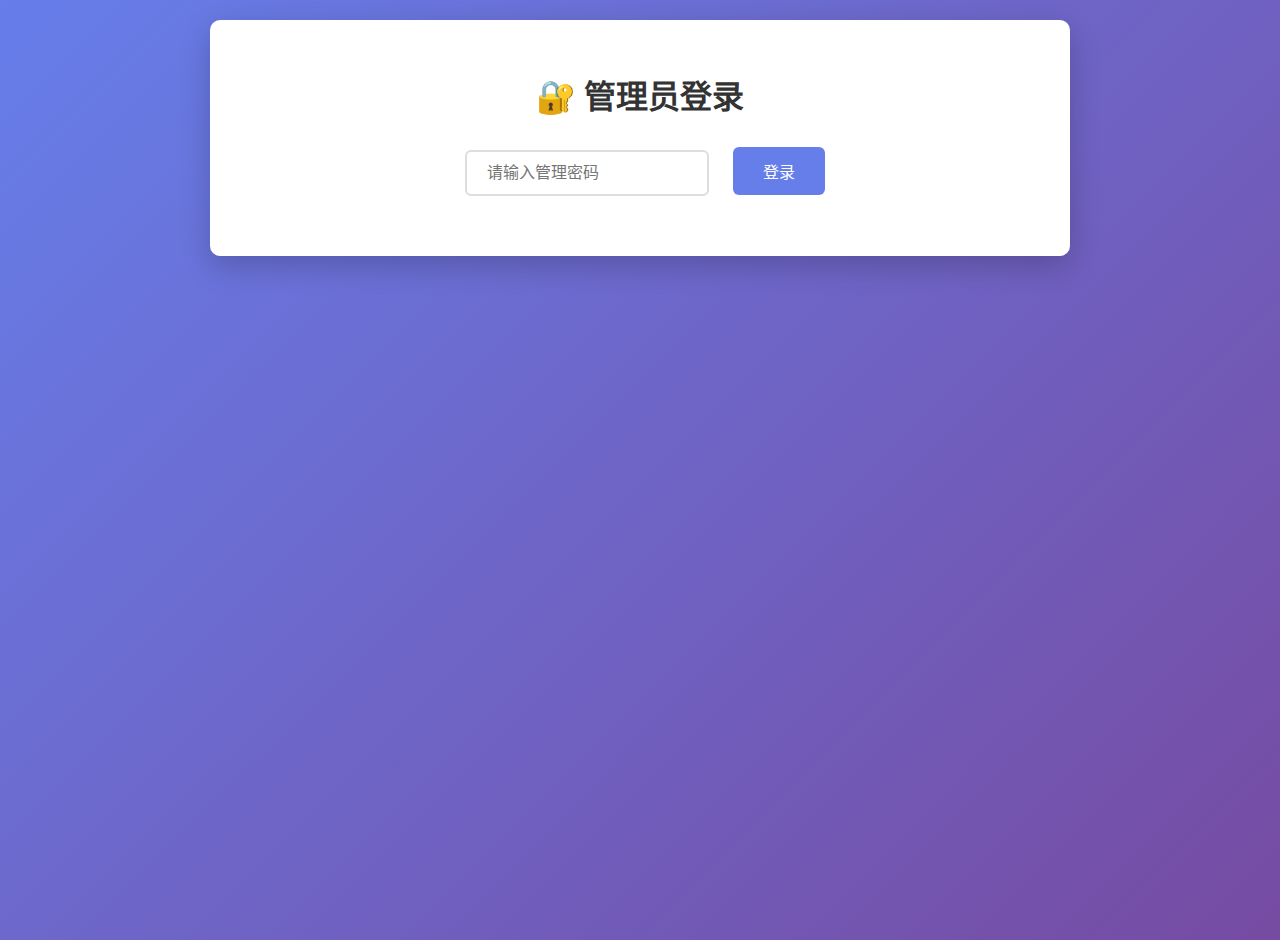
<file: admin.html>
<!DOCTYPE html>
<html lang="zh-CN">
<head>
    <meta charset="utf-8">
    <meta name="viewport" content="width=device-width, initial-scale=1.0">
    <title>家教单管理系统</title>
    <style>
        body {
            font-family: -apple-system, BlinkMacSystemFont, 'Segoe UI', Roboto, sans-serif;
            background: linear-gradient(135deg, #667eea 0%, #764ba2 100%);
            margin: 0;
            padding: 20px;
            min-height: 100vh;
        }
        
        .container {
            max-width: 800px;
            margin: 0 auto;
            background: white;
            border-radius: 10px;
            padding: 30px;
            box-shadow: 0 10px 30px rgba(0,0,0,0.2);
        }
        
        .login-form {
            text-align: center;
            margin-bottom: 30px;
        }
        
        .login-form input {
            padding: 12px 20px;
            border: 2px solid #ddd;
            border-radius: 6px;
            margin: 0 10px;
            font-size: 16px;
            width: 200px;
        }
        
        .login-form button {
            background: #667eea;
            color: white;
            border: none;
            padding: 12px 30px;
            border-radius: 6px;
            font-size: 16px;
            cursor: pointer;
            margin-left: 10px;
        }
        
        .login-form button:hover {
            background: #5a6fd8;
        }
        
        .admin-panel {
            display: none;
        }
        
        .admin-panel.active {
            display: block;
        }
        
        h1 {
            color: #333;
            text-align: center;
            margin-bottom: 30px;
        }
        
        .form-group {
            margin-bottom: 20px;
        }
        
        label {
            display: block;
            font-weight: 600;
            margin-bottom: 8px;
            color: #555;
        }
        
        textarea {
            width: 100%;
            min-height: 400px;
            padding: 15px;
            border: 2px solid #ddd;
            border-radius: 6px;
            font-family: monospace;
            font-size: 14px;
            line-height: 1.5;
            resize: vertical;
        }
        
        textarea:focus {
            border-color: #667eea;
            outline: none;
            box-shadow: 0 0 0 3px rgba(102, 126, 234, 0.1);
        }
        
        .button-group {
            display: flex;
            gap: 15px;
            margin-top: 20px;
        }
        
        button {
            padding: 12px 24px;
            border: none;
            border-radius: 6px;
            font-size: 16px;
            cursor: pointer;
            transition: all 0.3s ease;
        }
        
        .btn-primary {
            background: #667eea;
            color: white;
            flex: 1;
        }
        
        .btn-primary:hover {
            background: #5a6fd8;
            transform: translateY(-2px);
        }
        
        .btn-secondary {
            background: #6c757d;
            color: white;
            flex: 1;
        }
        
        .btn-secondary:hover {
            background: #5a6169;
        }
        
        .btn-success {
            background: #28a745;
            color: white;
            flex: 1;
        }
        
        .btn-success:hover {
            background: #218838;
        }
        
        .preview-section {
            margin-top: 30px;
            padding: 20px;
            background: #f8f9fa;
            border-radius: 6px;
            border-left: 4px solid #667eea;
        }
        
        .preview-section h3 {
            margin-top: 0;
            color: #333;
        }
        
        .order-preview {
            background: white;
            padding: 15px;
            border-radius: 6px;
            margin: 10px 0;
            border: 1px solid #ddd;
            font-size: 14px;
        }
        
        .status-message {
            padding: 12px;
            border-radius: 6px;
            margin: 15px 0;
            text-align: center;
            font-weight: 600;
        }
        
        .status-success {
            background: #d4edda;
            color: #155724;
            border: 1px solid #c3e6cb;
        }
        
        .status-error {
            background: #f8d7da;
            color: #721c24;
            border: 1px solid #f5c6cb;
        }
        
        .status-info {
            background: #d1ecf1;
            color: #0c5460;
            border: 1px solid #bee5eb;
        }
        
        .help-text {
            background: #fff3cd;
            padding: 15px;
            border-radius: 6px;
            border-left: 4px solid #ffc107;
            margin-bottom: 20px;
            font-size: 14px;
            line-height: 1.6;
        }
        
        .stats {
            display: grid;
            grid-template-columns: repeat(auto-fit, minmax(200px, 1fr));
            gap: 15px;
            margin: 20px 0;
        }
        
        .stat-card {
            background: #667eea;
            color: white;
            padding: 20px;
            border-radius: 6px;
            text-align: center;
        }
        
        .stat-number {
            font-size: 24px;
            font-weight: bold;
            margin-bottom: 5px;
        }
        
        .stat-label {
            font-size: 14px;
            opacity: 0.9;
        }
    </style>
</head>
<body>
    <div class="container">
        <!-- 登录表单 -->
        <div class="login-form" id="loginForm">
            <h1>🔐 管理员登录</h1>
            <input type="password" id="adminPassword" placeholder="请输入管理密码" />
            <button onclick="login()">登录</button>
        </div>
        
        <!-- 管理面板 -->
        <div class="admin-panel" id="adminPanel">
            <h1>📋 家教单管理系统</h1>
            
            <div class="stats" id="statsContainer">
                <div class="stat-card">
                    <div class="stat-number" id="totalOrders">0</div>
                    <div class="stat-label">总订单数</div>
                </div>
                <div class="stat-card">
                    <div class="stat-number" id="lastUpdate">未更新</div>
                    <div class="stat-label">最后更新</div>
                </div>
            </div>
            
            <div class="help-text">
                <strong>📌 使用说明：</strong><br>
                1. 将家教单数据复制粘贴到下方文本框中<br>
                2. 每个订单之间用空行分隔<br>
                3. 点击"解析预览"检查数据格式<br>
                4. 确认无误后点击"更新网站数据"<br>
                5. <strong>🎉 网站将立即实时更新，无需下载文件！</strong>
            </div>
            
            <div class="form-group">
                <label for="orderData">粘贴家教单数据：</label>
                <textarea id="orderData" placeholder="请将家教单数据粘贴到这里...

示例格式：
暑假单
【订单：25071206x】
家长称呼：
孩子年级：准高二
科目：数学
成绩：50-70
孩子性别：男
课酬：300/时 600/次
老师性别：不限
对老师的要求：专职老师
次数：待定
辅导时间：暑假7、8月上课，每次课两小时（周二下午试课）
上门地址：南山区12号线中山公园A出口

【订单：25071205a】
家长称呼：李先生
..."></textarea>
            </div>
            
            <div class="button-group">
                <button class="btn-secondary" onclick="clearData()">清空数据</button>
                <button class="btn-primary" onclick="parseData()">解析预览</button>
                <button class="btn-success" onclick="updateWebsite()">更新网站数据</button>
            </div>
            
            <div id="statusMessage"></div>
            
            <div class="preview-section" id="previewSection" style="display: none;">
                <h3>📋 解析结果预览</h3>
                <div id="previewContainer"></div>
            </div>
        </div>
    </div>

    <script>
        // 管理员密码 (可以修改)
        const ADMIN_PASSWORD = 'mdjj2024';
        
        let parsedOrders = [];
        
        // 登录验证
        function login() {
            const password = document.getElementById('adminPassword').value;
            if (password === ADMIN_PASSWORD) {
                document.getElementById('loginForm').style.display = 'none';
                document.getElementById('adminPanel').classList.add('active');
                loadStats();
            } else {
                alert('密码错误！');
            }
        }
        
        // 加载统计信息
        function loadStats() {
            const currentData = localStorage.getItem('tutorOrders');
            const orders = currentData ? JSON.parse(currentData) : [];
            const lastUpdate = localStorage.getItem('lastUpdate') || '未更新';
            
            document.getElementById('totalOrders').textContent = orders.length;
            document.getElementById('lastUpdate').textContent = lastUpdate;
        }
        
        // 清空数据
        function clearData() {
            document.getElementById('orderData').value = '';
            document.getElementById('previewSection').style.display = 'none';
            showMessage('数据已清空', 'info');
        }
        
        // 解析数据
        function parseData() {
            const rawData = document.getElementById('orderData').value.trim();
            if (!rawData) {
                showMessage('请先输入家教单数据', 'error');
                return;
            }
            
            try {
                parsedOrders = parseOrderData(rawData);
                if (parsedOrders.length > 0) {
                    showPreview(parsedOrders);
                    showMessage(`成功解析 ${parsedOrders.length} 个订单`, 'success');
                } else {
                    showMessage('未能解析到有效订单数据，请检查格式', 'error');
                }
            } catch (error) {
                showMessage('解析失败：' + error.message, 'error');
            }
        }
        
        // 解析订单数据
        function parseOrderData(rawData) {
            const orders = [];
            const blocks = rawData.split(/\n\s*\n/).filter(block => block.trim());
            
            for (const block of blocks) {
                const lines = block.split('\n').map(line => line.trim()).filter(line => line);
                const order = {};
                
                // 解析每一行
                for (const line of lines) {
                    if (line.includes('【订单：') && line.includes('】')) {
                        order.id = line.match(/【订单：(.+?)】/)?.[1] || '';
                    } else if (line.startsWith('家长称呼：')) {
                        order.parentName = line.replace('家长称呼：', '').trim();
                    } else if (line.startsWith('孩子年级：')) {
                        let grade = line.replace('孩子年级：', '').trim();
                        if (grade.startsWith('准')) {
                            grade = grade.substring(1);
                        }
                        order.grade = grade;
                    } else if (line.startsWith('科目：')) {
                        order.subject = line.replace('科目：', '').trim();
                    } else if (line.startsWith('成绩：')) {
                        order.score = line.replace('成绩：', '').trim();
                    } else if (line.startsWith('孩子性别：')) {
                        order.studentGender = line.replace('孩子性别：', '').trim();
                    } else if (line.startsWith('课酬：')) {
                        order.salary = line.replace('课酬：', '').trim();
                    } else if (line.startsWith('老师性别：')) {
                        order.teacherGender = line.replace('老师性别：', '').trim();
                    } else if (line.startsWith('对老师的要求：')) {
                        order.requirements = line.replace('对老师的要求：', '').trim();
                    } else if (line.startsWith('次数：')) {
                        order.frequency = line.replace('次数：', '').trim();
                    } else if (line.startsWith('辅导时间：')) {
                        order.time = line.replace('辅导时间：', '').trim();
                    } else if (line.startsWith('上门地址：')) {
                        order.address = line.replace('上门地址：', '').trim();
                        // 自动识别地区
                        order.region = extractRegion(order.address);
                    }
                }
                
                // 新增：根据年级自动分类
                order.gradeCategory = autoClassifyGrade(order.grade || '');

                // 新增：根据要求自动分类老师类型
                order.teacherType = [];
                const reqText = order.requirements || '';
                if (/大学生|大学|研究生/.test(reqText)) {
                    order.teacherType.push('大学生');
                }
                if (/专职|在校|机构/.test(reqText)) {
                    order.teacherType.push('专职老师');
                }

                // 自动分类
                order.category = autoClassify(order);
                
                if (order.id) {
                    orders.push(order);
                }
            }
            
            return orders;
        }
        
        // 提取地区信息
        function extractRegion(address) {
            const regions = ['福田区', '罗湖区', '盐田区', '南山区', '宝安区', '龙岗区', '龙华区', '坪山区', '光明区', '大鹏新区'];
            for (const region of regions) {
                if (address.includes(region)) {
                    return region;
                }
            }
            return '其他大亚湾区';
        }

        // 新增：自动分类年级
        function autoClassifyGrade(grade) {
            if (/幼儿园|幼儿|大班|中班|小班/.test(grade)) return '幼儿';
            if (/一年级|二年级|三年级|四年级|五年级|六年级|小学|1年级|2年级|3年级|4年级|5年级|6年级/.test(grade)) return '小学';
            if (/初中|初一|八年级|九年级|初二|初三|准初二|准初三|7年级|8年级|9年级/.test(grade)) return '初中';
            if (/高中|高一|高二|高三|十年级|准高一|准高二|准高三/.test(grade)) return '高中';
            if (/大学生|成人|成年人/.test(grade)) return '成人';
            return ''; // 默认无分类
        }
        
        // 自动分类
        function autoClassify(order) {
            const categories = [];
            
            // 基础分类
            categories.push('latest');
            
            // 根据课酬判断高价单
            if (order.salary && (order.salary.includes('300') || order.salary.includes('350') || order.salary.includes('400'))) {
                categories.push('high-price');
            }
            
            // 根据时间判断类型
            if (order.time) {
                if (order.time.includes('暑假') || order.time.includes('寒假')) {
                    categories.push('summer');
                }
                if (order.time.includes('周末') || order.time.includes('周六') || order.time.includes('周日')) {
                    categories.push('weekend');
                }
                if (order.time.includes('晚上') || order.time.includes('晚')) {
                    categories.push('evening');
                }
                if (order.time.includes('周一') && order.time.includes('周五')) {
                    categories.push('daily');
                }
            }
            
            // 根据要求判断加急单
            if (order.requirements && (order.requirements.includes('急') || order.requirements.includes('马上'))) {
                categories.push('urgent');
            }
            
            return categories;
        }
        
        // 显示预览
        function showPreview(orders) {
            const container = document.getElementById('previewContainer');
            container.innerHTML = '';
            
            orders.forEach((order, index) => {
                const preview = document.createElement('div');
                preview.className = 'order-preview';
                preview.innerHTML = `
                    <strong>订单 ${index + 1}：${order.id}</strong><br>
                    年级：${order.grade || '未填写'} | 科目：${order.subject || '未填写'} | 课酬：${order.salary || '未填写'}<br>
                    地区：${order.region || '未识别'} | 分类：${order.category.join(', ')}
                `;
                container.appendChild(preview);
            });
            
            document.getElementById('previewSection').style.display = 'block';
        }
        
        // 更新网站数据
        function updateWebsite() {
            if (parsedOrders.length === 0) {
                showMessage('请先解析数据', 'error');
                return;
            }
            
            try {
                // 保存到 localStorage
                localStorage.setItem('tutorOrders', JSON.stringify(parsedOrders));
                localStorage.setItem('lastUpdate', new Date().toLocaleString('zh-CN'));
                
                // 触发主页面实时更新
                triggerMainPageUpdate();
                
                showMessage(`✅ 成功更新 ${parsedOrders.length} 个订单到网站！网站数据已实时更新`, 'success');
                loadStats();
                
                // 3秒后可选择跳转到主页
                setTimeout(() => {
                    if (confirm('数据更新成功！是否跳转到主页查看效果？')) {
                        window.open('./index.html', '_blank');
                    }
                }, 1000);
                
            } catch (error) {
                showMessage('更新失败：' + error.message, 'error');
            }
        }
        
        // 触发主页面更新
        function triggerMainPageUpdate() {
            // 方法1: 触发storage事件（如果在同一个浏览器标签页中）
            window.dispatchEvent(new StorageEvent('storage', {
                key: 'tutorOrders',
                newValue: localStorage.getItem('tutorOrders'),
                url: window.location.href
            }));
            
            // 方法2: 使用BroadcastChannel API（现代浏览器）
            if (typeof BroadcastChannel !== 'undefined') {
                const channel = new BroadcastChannel('tutor-orders-update');
                channel.postMessage({
                    type: 'data-updated',
                    count: parsedOrders.length,
                    timestamp: new Date().toISOString()
                });
                channel.close();
            }
            
            // 方法3: 使用postMessage（如果页面在iframe中）
            if (window.parent !== window) {
                window.parent.postMessage({
                    type: 'tutor-orders-updated',
                    count: parsedOrders.length
                }, '*');
            }
        }
        
        // 更新主网站数据
        function updateMainSiteData(orders) {
            // 由于是静态网站，我们通过修改 script.js 的方式来更新数据
            const jsContent = generateUpdatedJavaScript(orders);
            
            // 创建下载链接让用户下载更新后的 script.js
            const blob = new Blob([jsContent], { type: 'text/javascript' });
            const url = URL.createObjectURL(blob);
            const a = document.createElement('a');
            a.href = url;
            a.download = 'script.js';
            a.style.display = 'none';
            document.body.appendChild(a);
            a.click();
            document.body.removeChild(a);
            URL.revokeObjectURL(url);
        }
        
        // 生成更新后的JavaScript代码
        function generateUpdatedJavaScript(orders) {
            const orderDataString = JSON.stringify(orders, null, 4);
            
            return `// 家教订单数据 - 由管理系统自动生成于 ${new Date().toLocaleString('zh-CN')}
const orderData = ${orderDataString};

// 全局变量
let filteredData = orderData;
let currentCategory = 'all';

// DOM元素
const orderList = document.getElementById('orderList');
const regionFilter = document.getElementById('regionFilter');
const gradeFilter = document.getElementById('gradeFilter');
const subjectFilter = document.getElementById('subjectFilter');
const orderSearch = document.getElementById('orderSearch');
const tabBtns = document.querySelectorAll('.tab-btn');

// 初始化
document.addEventListener('DOMContentLoaded', function() {
    renderOrders(orderData);
    bindEvents();
});

// 绑定事件
function bindEvents() {
    // 筛选器事件
    regionFilter.addEventListener('change', filterOrders);
    gradeFilter.addEventListener('change', filterOrders);
    subjectFilter.addEventListener('change', filterOrders);
    orderSearch.addEventListener('input', filterOrders);
    
    // 分类标签事件
    tabBtns.forEach(btn => {
        btn.addEventListener('click', function() {
            // 更新活跃状态
            tabBtns.forEach(b => b.classList.remove('active'));
            this.classList.add('active');
            
            currentCategory = this.dataset.category;
            filterOrders();
        });
    });
}

// 渲染订单列表
function renderOrders(orders) {
    if (!orders || orders.length === 0) {
        orderList.innerHTML = '<div class="empty-state">暂无符合条件的订单</div>';
        return;
    }
    
    const ordersHtml = orders.map(order => createOrderCard(order)).join('');
    orderList.innerHTML = ordersHtml;
    
    // 绑定复制按钮事件
    bindCopyEvents();
}

// 创建订单卡片
function createOrderCard(order) {
    const tags = getOrderTags(order);
    
    return \`
        <div class="order-card" data-id="\${order.id}">
            <div class="order-header">
                <div class="order-id">
                    【订单：\${order.id}】
                    \${tags}
                </div>
                <button class="copy-btn" data-copy="\${order.id}">复制本单</button>
            </div>
            
            <div class="order-content">
                <div class="order-item">
                    <span class="order-label">家长称呼：</span>
                    <span class="order-value">\${order.parentName || '未填写'}</span>
                </div>
                
                <div class="order-item">
                    <span class="order-label">孩子年级：</span>
                    <span class="order-value">\${order.grade}</span>
                </div>
                
                <div class="order-item">
                    <span class="order-label">科目：</span>
                    <span class="order-value">\${order.subject}</span>
                </div>
                
                <div class="order-item">
                    <span class="order-label">成绩：</span>
                    <span class="order-value">\${order.score}</span>
                </div>
                
                <div class="order-item">
                    <span class="order-label">孩子性别：</span>
                    <span class="order-value">\${order.studentGender}</span>
                </div>
                
                <div class="order-item">
                    <span class="order-label">课酬：</span>
                    <span class="order-value order-salary">\${order.salary}</span>
                </div>
                
                <div class="order-item">
                    <span class="order-label">老师性别：</span>
                    <span class="order-value">\${order.teacherGender}</span>
                </div>
                
                <div class="order-item">
                    <span class="order-label">次数：</span>
                    <span class="order-value">\${order.frequency}</span>
                </div>
                
                <div class="order-address">
                    <div class="order-item">
                        <span class="order-label">上门地址：</span>
                        <span class="order-value">\${order.address}</span>
                        <button class="copy-address" data-copy-address="\${order.address}">复制地址</button>
                    </div>
                </div>
                
                <div class="order-item">
                    <span class="order-label">辅导时间：</span>
                    <span class="order-value">\${order.time}</span>
                </div>
                
                <div class="order-requirements">
                    <strong>对老师的要求：</strong>\${order.requirements}
                </div>
            </div>
        </div>
    \`;
}

// 获取订单标签
function getOrderTags(order) {
    let tags = '';
    
    if (order.category.includes('urgent')) {
        tags += '<span class="order-tag urgent">加急</span>';
    }
    if (order.category.includes('high-price')) {
        tags += '<span class="order-tag high-price">高价</span>';
    }
    if (order.category.includes('summer')) {
        tags += '<span class="order-tag summer">暑假单</span>';
    }
    if (order.category.includes('weekend')) {
        tags += '<span class="order-tag weekend">周末</span>';
    }
    if (order.category.includes('evening')) {
        tags += '<span class="order-tag evening">晚上</span>';
    }
    if (order.category.includes('daily')) {
        tags += '<span class="order-tag daily">日常</span>';
    }
    
    return tags;
}

// 筛选订单
function filterOrders() {
    const region = regionFilter.value.toLowerCase();
    const grade = gradeFilter.value.toLowerCase();
    const subject = subjectFilter.value.toLowerCase();
    const searchTerm = orderSearch.value.toLowerCase();
    
    filteredData = orderData.filter(order => {
        // 地区筛选
        if (region && !order.region.toLowerCase().includes(region)) {
            return false;
        }
        
        // 年级筛选
        if (grade && !order.grade.toLowerCase().includes(grade)) {
            return false;
        }
        
        // 科目筛选
        if (subject && !order.subject.toLowerCase().includes(subject)) {
            return false;
        }
        
        // 搜索筛选
        if (searchTerm && !order.id.toLowerCase().includes(searchTerm)) {
            return false;
        }
        
        // 分类筛选
        if (currentCategory !== 'all' && !order.category.includes(currentCategory)) {
            return false;
        }
        
        return true;
    });
    
    renderOrders(filteredData);
}

// 绑定复制事件
function bindCopyEvents() {
    // 复制订单按钮
    const copyBtns = document.querySelectorAll('[data-copy]');
    copyBtns.forEach(btn => {
        btn.addEventListener('click', function() {
            const orderId = this.dataset.copy;
            const order = orderData.find(o => o.id === orderId);
            if (order) {
                const orderText = formatOrderForCopy(order);
                copyToClipboard(orderText, '订单信息已复制');
            }
        });
    });
    
    // 复制地址按钮
    const copyAddressBtns = document.querySelectorAll('[data-copy-address]');
    copyAddressBtns.forEach(btn => {
        btn.addEventListener('click', function() {
            const address = this.dataset.copyAddress;
            copyToClipboard(address, '地址已复制');
        });
    });
}

// 格式化订单用于复制
function formatOrderForCopy(order) {
    return \`【订单：\${order.id}】
家长称呼：\${order.parentName || ''}
孩子年级：\${order.grade}
科目：\${order.subject}
成绩：\${order.score}
孩子性别：\${order.studentGender}
课酬：\${order.salary}
老师性别：\${order.teacherGender}
对老师的要求：\${order.requirements}
次数：\${order.frequency}
辅导时间：\${order.time}
上门地址：\${order.address}\`;
}

// 复制到剪贴板
function copyToClipboard(text, message = '已复制') {
    if (navigator.clipboard && window.isSecureContext) {
        // 现代浏览器支持
        navigator.clipboard.writeText(text).then(() => {
            showCopySuccess(message);
        }).catch(() => {
            fallbackCopy(text, message);
        });
    } else {
        // 兼容旧浏览器
        fallbackCopy(text, message);
    }
}

// 兼容旧浏览器的复制方法
function fallbackCopy(text, message) {
    const textArea = document.createElement('textarea');
    textArea.value = text;
    textArea.style.position = 'fixed';
    textArea.style.left = '-999999px';
    textArea.style.top = '-999999px';
    document.body.appendChild(textArea);
    textArea.focus();
    textArea.select();
    
    try {
        document.execCommand('copy');
        showCopySuccess(message);
    } catch (err) {
        console.error('复制失败:', err);
        showCopySuccess('复制失败，请手动复制');
    }
    
    document.body.removeChild(textArea);
}

// 显示复制成功提示
function showCopySuccess(message) {
    // 移除已存在的提示
    const existingToast = document.querySelector('.copy-success');
    if (existingToast) {
        existingToast.remove();
    }
    
    // 创建新提示
    const toast = document.createElement('div');
    toast.className = 'copy-success';
    toast.textContent = message;
    document.body.appendChild(toast);
    
    // 2秒后自动移除
    setTimeout(() => {
        if (toast.parentNode) {
            toast.parentNode.removeChild(toast);
        }
    }, 2000);
}

// 搜索功能增强
function debounce(func, wait) {
    let timeout;
    return function executedFunction(...args) {
        const later = () => {
            clearTimeout(timeout);
            func(...args);
        };
        clearTimeout(timeout);
        timeout = setTimeout(later, wait);
    };
}

// 使用防抖优化搜索
orderSearch.addEventListener('input', debounce(filterOrders, 300));`;
        }
        
        // 显示状态消息
        function showMessage(message, type) {
            const container = document.getElementById('statusMessage');
            container.innerHTML = `<div class="status-message status-${type}">${message}</div>`;
            
            // 3秒后自动清除
            setTimeout(() => {
                container.innerHTML = '';
            }, 3000);
        }
        
        // 监听回车键登录
        document.getElementById('adminPassword').addEventListener('keypress', function(e) {
            if (e.key === 'Enter') {
                login();
            }
        });
    </script>
</body>
</html>
</file>
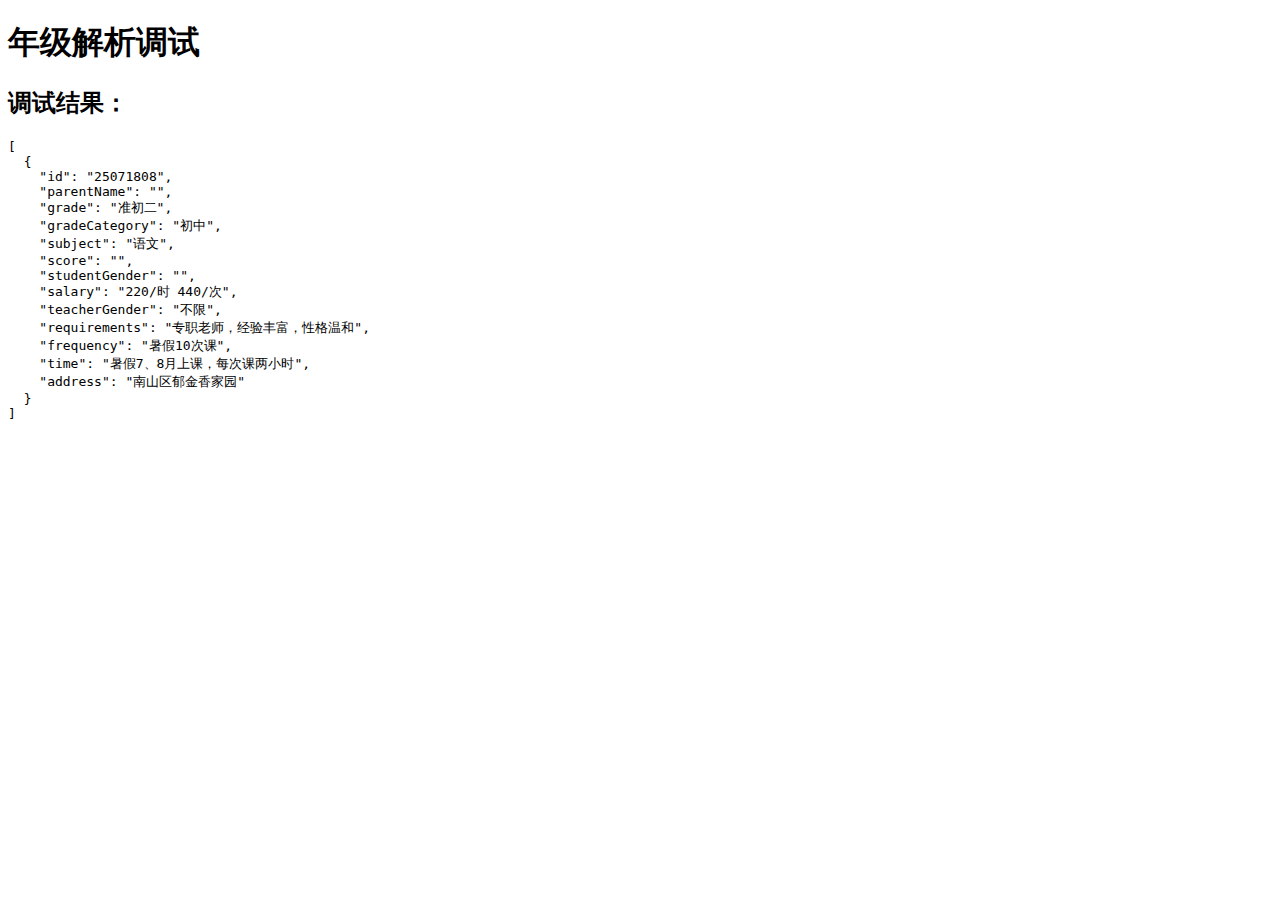
<file: debug.html>
<!DOCTYPE html>
<html>
<head>
    <title>Debug Grade Parsing</title>
</head>
<body>
    <h1>年级解析调试</h1>
    <div id="debug-result"></div>
    
    <script>
        // 复制github-helper.html的解析逻辑
        function autoClassifyGrade(grade) {
            if (/幼儿园|幼儿|大班|中班|小班/.test(grade)) return '幼儿';
            if (/一年级|二年级|三年级|四年级|五年级|六年级|小学|1年级|2年级|3年级|4年级|5年级|6年级/.test(grade)) return '小学';
            if (/初中|初一|八年级|九年级|初二|初三|准初二|准初三|7年级|8年级|9年级/.test(grade)) return '初中';
            if (/高中|高一|高二|高三|十年级|准高一|准高二|准高三/.test(grade)) return '高中';
            if (/大学生|成人|成年人/.test(grade)) return '成人';
            return ''; // 默认无分类
        }

        function parseOrderData(rawData) {
            const orders = [];
            const blocks = rawData.split(/\n\s*\n/).filter(block => block.trim());
            
            for (const block of blocks) {
                const lines = block.split('\n').map(line => line.trim()).filter(line => line);
                const order = {};
                
                for (const line of lines) {
                    if (line.includes('【订单：') && line.includes('】')) {
                        order.id = line.match(/【订单：(.+?)】/)?.[1] || '';
                    } else if (line.startsWith('家长称呼：')) {
                        order.parentName = line.replace('家长称呼：', '').trim();
                    } else if (line.startsWith('孩子年级：')) {
                        let grade = line.replace('孩子年级：', '').trim();
                        console.log('原始年级值:', grade);
                        order.grade = grade;
                        order.gradeCategory = autoClassifyGrade(grade);
                        console.log('解析后grade:', order.grade);
                        console.log('解析后gradeCategory:', order.gradeCategory);
                    } else if (line.startsWith('科目：')) {
                        order.subject = line.replace('科目：', '').trim();
                    } else if (line.startsWith('成绩：')) {
                        order.score = line.replace('成绩：', '').trim();
                    } else if (line.startsWith('孩子性别：')) {
                        order.studentGender = line.replace('孩子性别：', '').trim();
                    } else if (line.startsWith('课酬：')) {
                        order.salary = line.replace('课酬：', '').trim();
                    } else if (line.startsWith('老师性别：')) {
                        order.teacherGender = line.replace('老师性别：', '').trim();
                    } else if (line.startsWith('对老师的要求：')) {
                        order.requirements = line.replace('对老师的要求：', '').trim();
                    } else if (line.startsWith('次数：')) {
                        order.frequency = line.replace('次数：', '').trim();
                    } else if (line.startsWith('辅导时间：')) {
                        order.time = line.replace('辅导时间：', '').trim();
                    } else if (line.startsWith('上门地址：')) {
                        order.address = line.replace('上门地址：', '').trim();
                    }
                }
                
                if (order.id) {
                    orders.push(order);
                }
            }
            
            return orders;
        }

        // 测试数据
        const testData = `【订单：25071808】
家长称呼：
孩子年级：准初二
科目：语文
成绩：
孩子性别：
课酬：220/时 440/次
老师性别：不限
对老师的要求：专职老师，经验丰富，性格温和
次数：暑假10次课
辅导时间：暑假7、8月上课，每次课两小时
上门地址：南山区郁金香家园`;

        const result = parseOrderData(testData);
        
        document.getElementById('debug-result').innerHTML = 
            '<h2>调试结果：</h2>' +
            '<pre>' + JSON.stringify(result, null, 2) + '</pre>';
    </script>
</body>
</html>
</file>
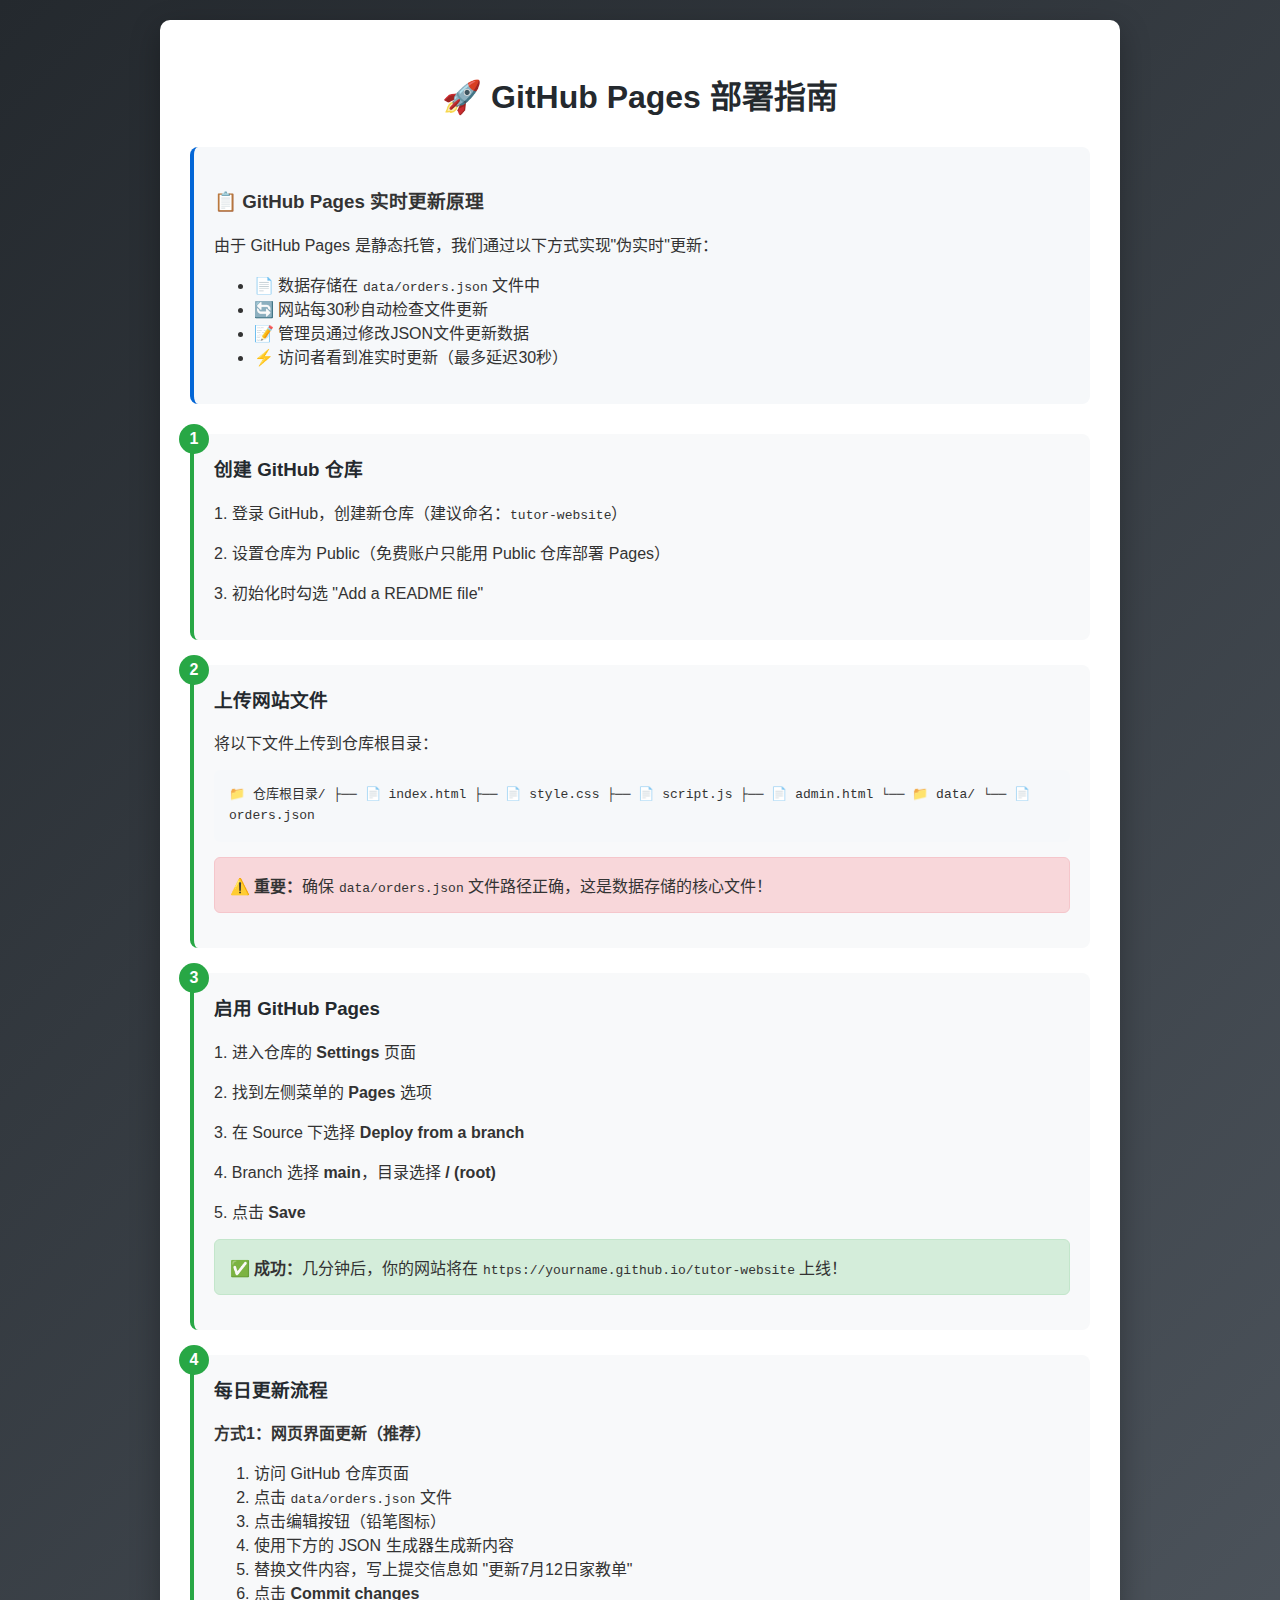
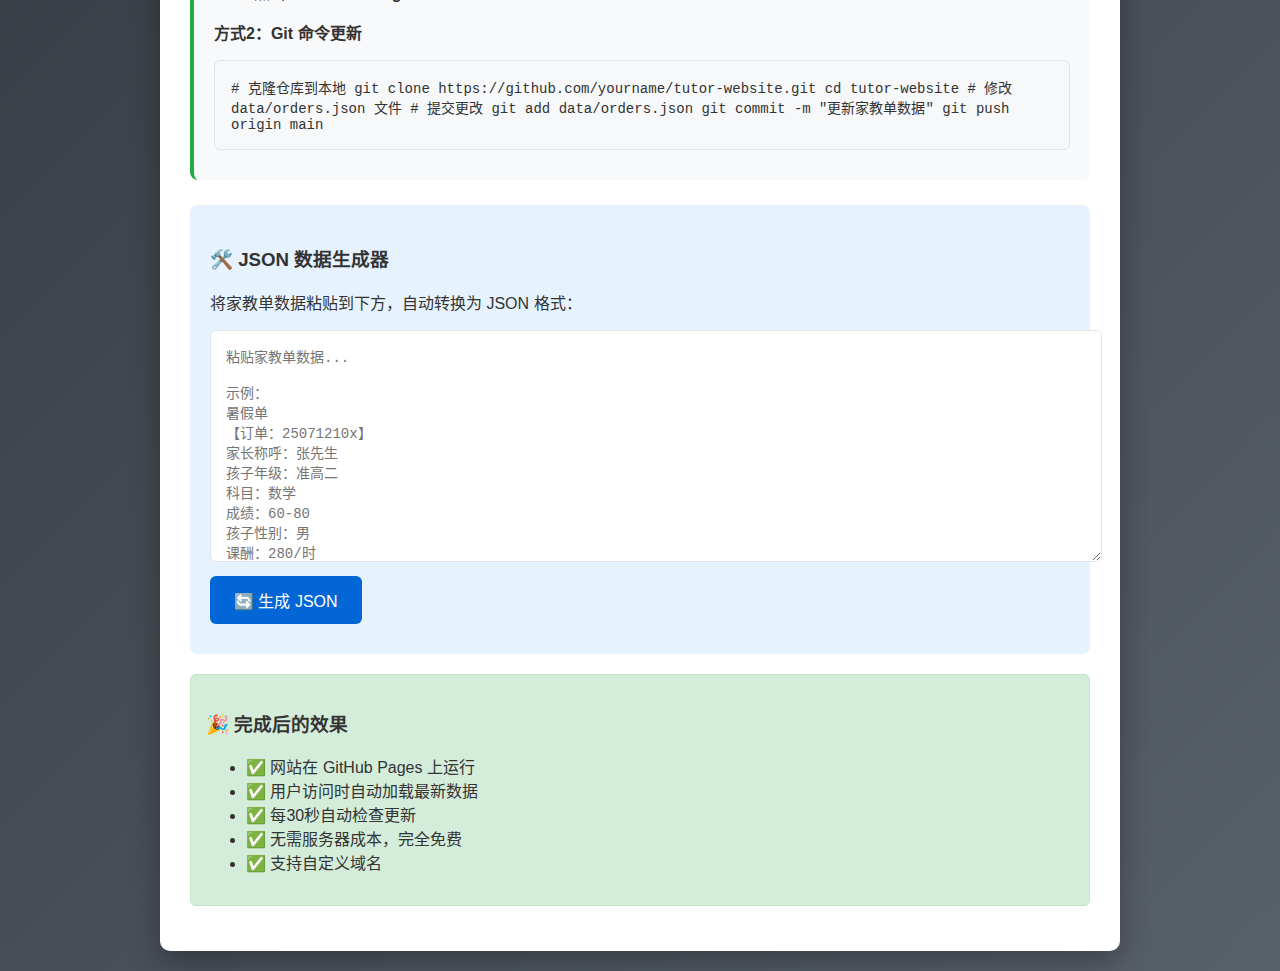
<file: github-helper.html>
<!DOCTYPE html>
<html lang="zh-CN">
<head>
    <meta charset="utf-8">
    <meta name="viewport" content="width=device-width, initial-scale=1.0">
    <title>GitHub管理助手</title>
    <style>
        body {
            font-family: -apple-system, BlinkMacSystemFont, 'Segoe UI', Roboto, sans-serif;
            background: linear-gradient(135deg, #24292e 0%, #586069 100%);
            margin: 0;
            padding: 20px;
            min-height: 100vh;
            color: white;
        }
        
        .container {
            max-width: 900px;
            margin: 0 auto;
            background: white;
            border-radius: 10px;
            padding: 30px;
            box-shadow: 0 10px 30px rgba(0,0,0,0.3);
            color: #333;
        }
        
        h1 {
            text-align: center;
            color: #24292e;
            margin-bottom: 30px;
        }
        
        .github-info {
            background: #f6f8fa;
            padding: 20px;
            border-radius: 8px;
            border-left: 4px solid #0366d6;
            margin-bottom: 30px;
        }
        
        .steps {
            counter-reset: step-counter;
        }
        
        .step {
            counter-increment: step-counter;
            margin-bottom: 25px;
            padding: 20px;
            background: #f8f9fa;
            border-radius: 8px;
            border-left: 4px solid #28a745;
            position: relative;
        }
        
        .step::before {
            content: counter(step-counter);
            position: absolute;
            left: -15px;
            top: -10px;
            background: #28a745;
            color: white;
            width: 30px;
            height: 30px;
            border-radius: 50%;
            display: flex;
            align-items: center;
            justify-content: center;
            font-weight: bold;
        }
        
        .step h3 {
            margin-top: 0;
            color: #24292e;
        }
        
        .code-block {
            background: #f6f8fa;
            border: 1px solid #e1e4e8;
            border-radius: 6px;
            padding: 16px;
            margin: 10px 0;
            font-family: 'Monaco', 'Menlo', monospace;
            font-size: 14px;
            overflow-x: auto;
        }
        
        .file-tree {
            background: #f6f8fa;
            padding: 15px;
            border-radius: 6px;
            font-family: monospace;
            line-height: 1.6;
        }
        
        .highlight {
            background: #fff3cd;
            padding: 2px 4px;
            border-radius: 3px;
            font-weight: 600;
        }
        
        .warning {
            background: #f8d7da;
            border: 1px solid #f5c6cb;
            padding: 15px;
            border-radius: 6px;
            margin: 15px 0;
        }
        
        .success {
            background: #d4edda;
            border: 1px solid #c3e6cb;
            padding: 15px;
            border-radius: 6px;
            margin: 15px 0;
        }
        
        .generator-section {
            background: #e6f3ff;
            padding: 20px;
            border-radius: 8px;
            margin: 20px 0;
        }
        
        textarea {
            width: 100%;
            height: 200px;
            padding: 15px;
            border: 1px solid #e1e4e8;
            border-radius: 6px;
            font-family: monospace;
            font-size: 14px;
            resize: vertical;
        }
        
        button {
            background: #0366d6;
            color: white;
            border: none;
            padding: 12px 24px;
            border-radius: 6px;
            cursor: pointer;
            font-size: 16px;
            margin: 10px 10px 10px 0;
        }
        
        button:hover {
            background: #0256cc;
        }
        
        .download-section {
            display: none;
            background: #f0f9ff;
            padding: 20px;
            border-radius: 8px;
            margin: 20px 0;
        }
    </style>
</head>
<body>
    <div class="container">
        <h1>🚀 GitHub Pages 部署指南</h1>
        
        <div class="github-info">
            <h3>📋 GitHub Pages 实时更新原理</h3>
            <p>由于 GitHub Pages 是静态托管，我们通过以下方式实现"伪实时"更新：</p>
            <ul>
                <li>📄 数据存储在 <code>data/orders.json</code> 文件中</li>
                <li>🔄 网站每30秒自动检查文件更新</li>
                <li>📝 管理员通过修改JSON文件更新数据</li>
                <li>⚡ 访问者看到准实时更新（最多延迟30秒）</li>
            </ul>
        </div>

        <div class="steps">
            <div class="step">
                <h3>创建 GitHub 仓库</h3>
                <p>1. 登录 GitHub，创建新仓库（建议命名：<code>tutor-website</code>）</p>
                <p>2. 设置仓库为 Public（免费账户只能用 Public 仓库部署 Pages）</p>
                <p>3. 初始化时勾选 "Add a README file"</p>
            </div>

            <div class="step">
                <h3>上传网站文件</h3>
                <p>将以下文件上传到仓库根目录：</p>
                <div class="file-tree">
📁 仓库根目录/
├── 📄 index.html
├── 📄 style.css  
├── 📄 script.js
├── 📄 admin.html
└── 📁 data/
    └── 📄 orders.json
                </div>
                <div class="warning">
                    <strong>⚠️ 重要：</strong>确保 <code>data/orders.json</code> 文件路径正确，这是数据存储的核心文件！
                </div>
            </div>

            <div class="step">
                <h3>启用 GitHub Pages</h3>
                <p>1. 进入仓库的 <strong>Settings</strong> 页面</p>
                <p>2. 找到左侧菜单的 <strong>Pages</strong> 选项</p>
                <p>3. 在 Source 下选择 <strong>Deploy from a branch</strong></p>
                <p>4. Branch 选择 <strong>main</strong>，目录选择 <strong>/ (root)</strong></p>
                <p>5. 点击 <strong>Save</strong></p>
                <div class="success">
                    <strong>✅ 成功：</strong>几分钟后，你的网站将在 <code>https://yourname.github.io/tutor-website</code> 上线！
                </div>
            </div>

            <div class="step">
                <h3>每日更新流程</h3>
                <p><strong>方式1：网页界面更新（推荐）</strong></p>
                <ol>
                    <li>访问 GitHub 仓库页面</li>
                    <li>点击 <code>data/orders.json</code> 文件</li>
                    <li>点击编辑按钮（铅笔图标）</li>
                    <li>使用下方的 JSON 生成器生成新内容</li>
                    <li>替换文件内容，写上提交信息如 "更新7月12日家教单"</li>
                    <li>点击 <strong>Commit changes</strong></li>
                </ol>
                
                <p><strong>方式2：Git 命令更新</strong></p>
                <div class="code-block">
# 克隆仓库到本地
git clone https://github.com/yourname/tutor-website.git
cd tutor-website

# 修改 data/orders.json 文件
# 提交更改
git add data/orders.json
git commit -m "更新家教单数据"
git push origin main
                </div>
            </div>
        </div>

        <div class="generator-section">
            <h3>🛠️ JSON 数据生成器</h3>
            <p>将家教单数据粘贴到下方，自动转换为 JSON 格式：</p>
            
            <textarea id="rawData" placeholder="粘贴家教单数据...

示例：
暑假单
【订单：25071210x】
家长称呼：张先生
孩子年级：准高二
科目：数学
成绩：60-80
孩子性别：男
课酬：280/时
..."></textarea>
            
            <div>
                <button onclick="generateJSON()">🔄 生成 JSON</button>
                <button onclick="copyJSON()" id="copyBtn" style="display:none;">📋 复制 JSON</button>
                <button onclick="downloadJSON()" id="downloadBtn" style="display:none;">💾 下载文件</button>
            </div>
            
            <div class="download-section" id="resultSection">
                <h4>✅ 生成的 JSON 数据：</h4>
                <textarea id="jsonResult" readonly></textarea>
                <p><strong>使用方法：</strong>复制上方内容，替换 GitHub 仓库中 <code>data/orders.json</code> 的内容</p>
            </div>
        </div>

        <div class="success">
            <h3>🎉 完成后的效果</h3>
            <ul>
                <li>✅ 网站在 GitHub Pages 上运行</li>
                <li>✅ 用户访问时自动加载最新数据</li>
                <li>✅ 每30秒自动检查更新</li>
                <li>✅ 无需服务器成本，完全免费</li>
                <li>✅ 支持自定义域名</li>
            </ul>
        </div>
    </div>

    <script>
        let generatedData = [];
        
        function generateJSON() {
            const rawData = document.getElementById('rawData').value.trim();
            if (!rawData) {
                alert('请先输入家教单数据');
                return;
            }
            
            try {
                const orders = parseOrderData(rawData);
                if (orders.length > 0) {
                    generatedData = orders;
                    const jsonString = JSON.stringify(orders, null, 2);
                    document.getElementById('jsonResult').value = jsonString;
                    document.getElementById('resultSection').style.display = 'block';
                    document.getElementById('copyBtn').style.display = 'inline-block';
                    document.getElementById('downloadBtn').style.display = 'inline-block';
                    alert(`成功生成 ${orders.length} 个订单的 JSON 数据！`);
                } else {
                    alert('未能解析到有效订单，请检查数据格式');
                }
            } catch (error) {
                alert('解析失败：' + error.message);
            }
        }
        
        function copyJSON() {
            const textarea = document.getElementById('jsonResult');
            textarea.select();
            document.execCommand('copy');
            
            const btn = document.getElementById('copyBtn');
            const originalText = btn.textContent;
            btn.textContent = '✅ 已复制';
            setTimeout(() => {
                btn.textContent = originalText;
            }, 2000);
        }
        
        function downloadJSON() {
            const content = document.getElementById('jsonResult').value;
            const blob = new Blob([content], { type: 'application/json' });
            const url = URL.createObjectURL(blob);
            const a = document.createElement('a');
            a.href = url;
            a.download = 'orders.json';
            a.click();
            URL.revokeObjectURL(url);
        }
        
        // 解析订单数据（复用管理页面的解析逻辑）
        function parseOrderData(rawData) {
            const orders = [];
            const blocks = rawData.split(/\n\s*\n/).filter(block => block.trim());
            
            for (const block of blocks) {
                const lines = block.split('\n').map(line => line.trim()).filter(line => line);
                const order = {};
                
                for (const line of lines) {
                    if (line.includes('【订单：') && line.includes('】')) {
                        order.id = line.match(/【订单：(.+?)】/)?.[1] || '';
                    } else if (line.startsWith('家长称呼：')) {
                        order.parentName = line.replace('家长称呼：', '').trim();
                    } else if (line.startsWith('孩子年级：')) {
                        let grade = line.replace('孩子年级：', '').trim();
                        if (grade.startsWith('准')) {
                            grade = grade.substring(1);
                        }
                        order.grade = grade;
                        order.gradeCategory = autoClassifyGrade(grade);
                    } else if (line.startsWith('科目：')) {
                        order.subject = line.replace('科目：', '').trim();
                    } else if (line.startsWith('成绩：')) {
                        order.score = line.replace('成绩：', '').trim();
                    } else if (line.startsWith('孩子性别：')) {
                        order.studentGender = line.replace('孩子性别：', '').trim();
                    } else if (line.startsWith('课酬：')) {
                        order.salary = line.replace('课酬：', '').trim();
                    } else if (line.startsWith('老师性别：')) {
                        order.teacherGender = line.replace('老师性别：', '').trim();
                    } else if (line.startsWith('对老师的要求：')) {
                        order.requirements = line.replace('对老师的要求：', '').trim();
                    } else if (line.startsWith('次数：')) {
                        order.frequency = line.replace('次数：', '').trim();
                    } else if (line.startsWith('辅导时间：')) {
                        order.time = line.replace('辅导时间：', '').trim();
                    } else if (line.startsWith('上门地址：')) {
                        order.address = line.replace('上门地址：', '').trim();
                        order.region = extractRegion(order.address);
                    }
                }

                // 新增：根据要求自动分类老师类型
                order.teacherType = [];
                const reqText = order.requirements || '';
                if (/大学生|大学|研究生/.test(reqText)) {
                    order.teacherType.push('大学生');
                }
                if (/专职|在校|机构/.test(reqText)) {
                    order.teacherType.push('专职老师');
                }
                
                // 自动分类
                order.category = autoClassify(order);
                
                if (order.id) {
                    orders.push(order);
                }
            }
            
            return orders;
        }
        
        // 提取地区信息
        function extractRegion(address) {
            const regions = ['福田区', '罗湖区', '盐田区', '南山区', '宝安区', '龙岗区', '龙华区', '坪山区', '光明区', '大鹏新区'];
            for (const region of regions) {
                if (address.includes(region)) {
                    return region;
                }
            }
            return '其他大亚湾区';
        }

        // 新增：自动分类年级
        function autoClassifyGrade(grade) {
            if (/幼儿园|幼儿|大班|中班|小班/.test(grade)) return '幼儿';
            if (/一年级|二年级|三年级|四年级|五年级|六年级|小学|1年级|2年级|3年级|4年级|5年级|6年级/.test(grade)) return '小学';
            if (/初中|初一|八年级|九年级|初二|初三|7年级|8年级|9年级/.test(grade)) return '初中';
            if (/高中|高一|高二|高三|十年级/.test(grade)) return '高中';
            if (/大学生|成人|成年人/.test(grade)) return '成人';
            return ''; // 默认无分类
        }

        // 自动分类
        function autoClassify(order) {
            const categories = ['latest'];
            
            if (order.salary && (order.salary.includes('300') || order.salary.includes('350') || order.salary.includes('400'))) {
                categories.push('high-price');
            }
            
            if (order.time) {
                if (order.time.includes('暑假') || order.time.includes('寒假')) {
                    categories.push('summer');
                }
                if (order.time.includes('周末') || order.time.includes('周六') || order.time.includes('周日')) {
                    categories.push('weekend');
                }
                if (order.time.includes('晚上') || order.time.includes('晚')) {
                    categories.push('evening');
                }
                if (order.time.includes('周一') && order.time.includes('周五')) {
                    categories.push('daily');
                }
            }
            
            if (order.requirements && (order.requirements.includes('急') || order.requirements.includes('马上'))) {
                categories.push('urgent');
            }
            
            return categories;
        }
    </script>
</body>
</html>
</file>
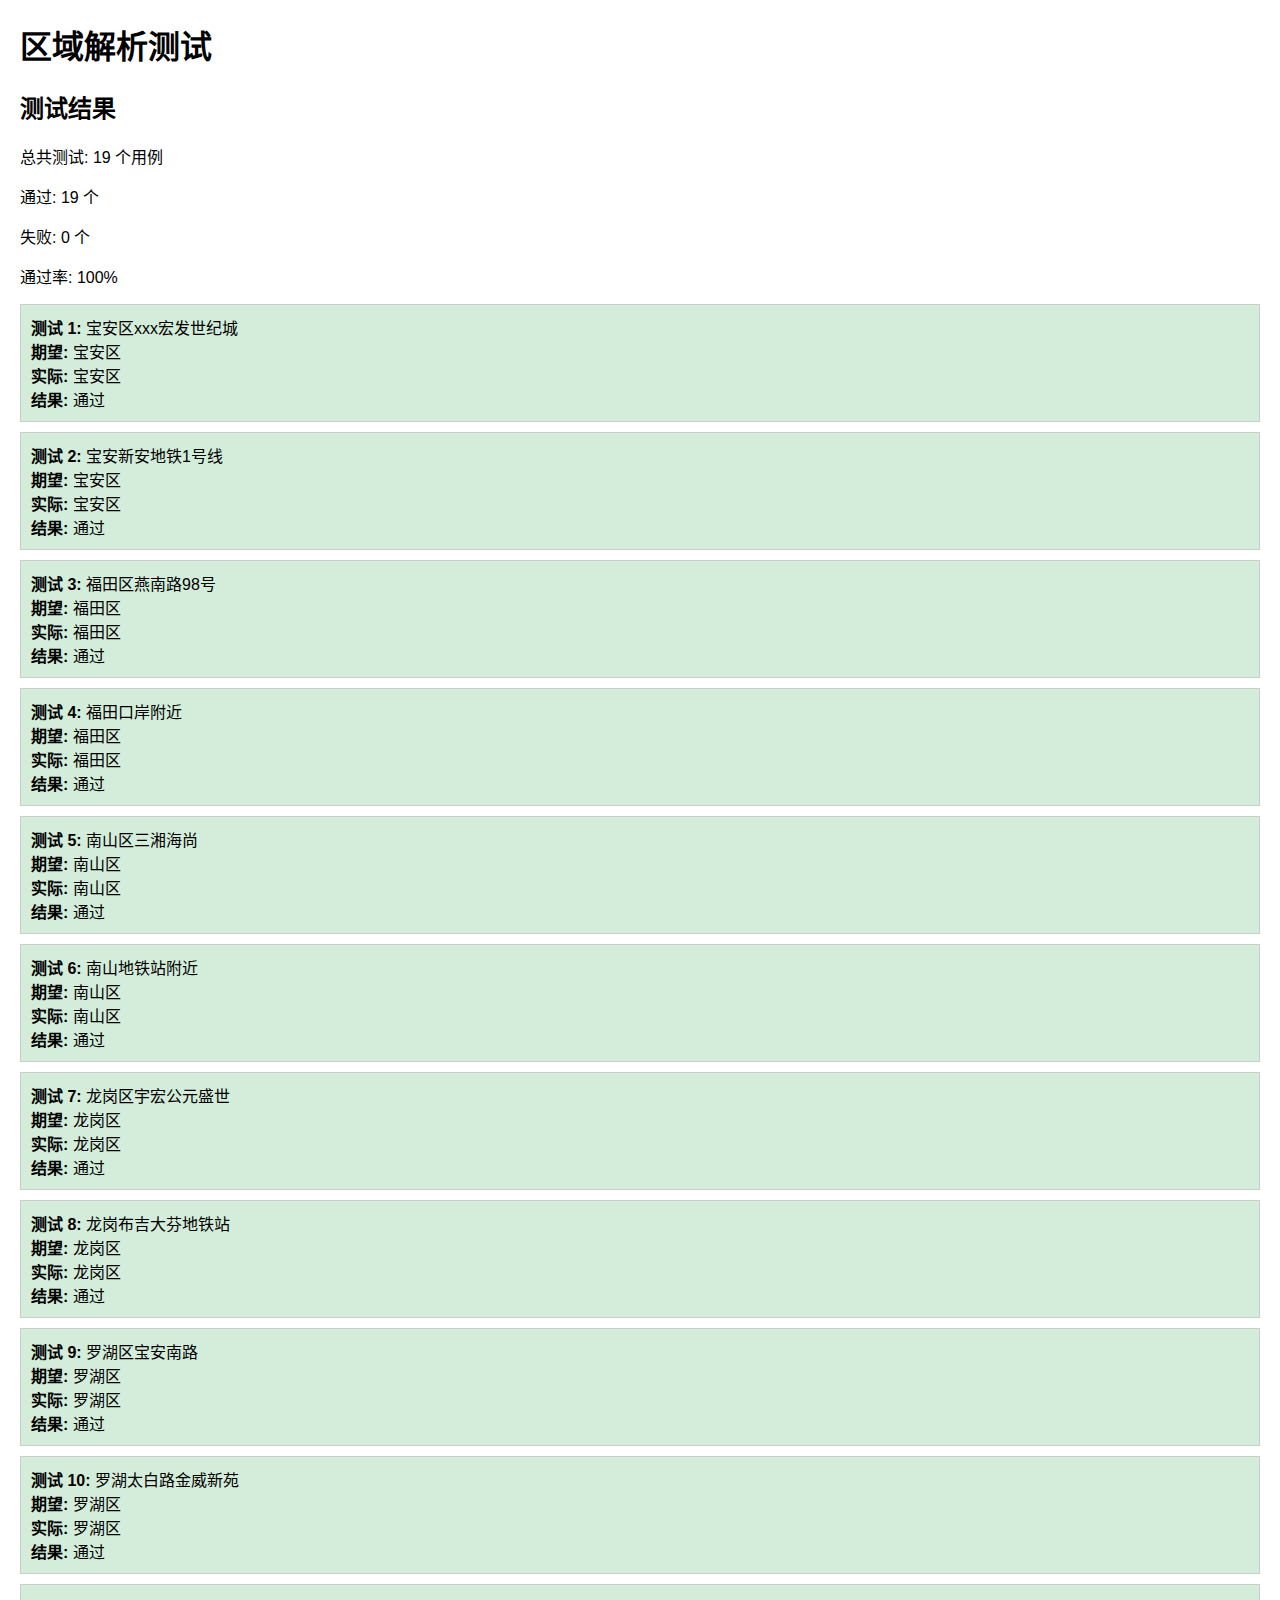
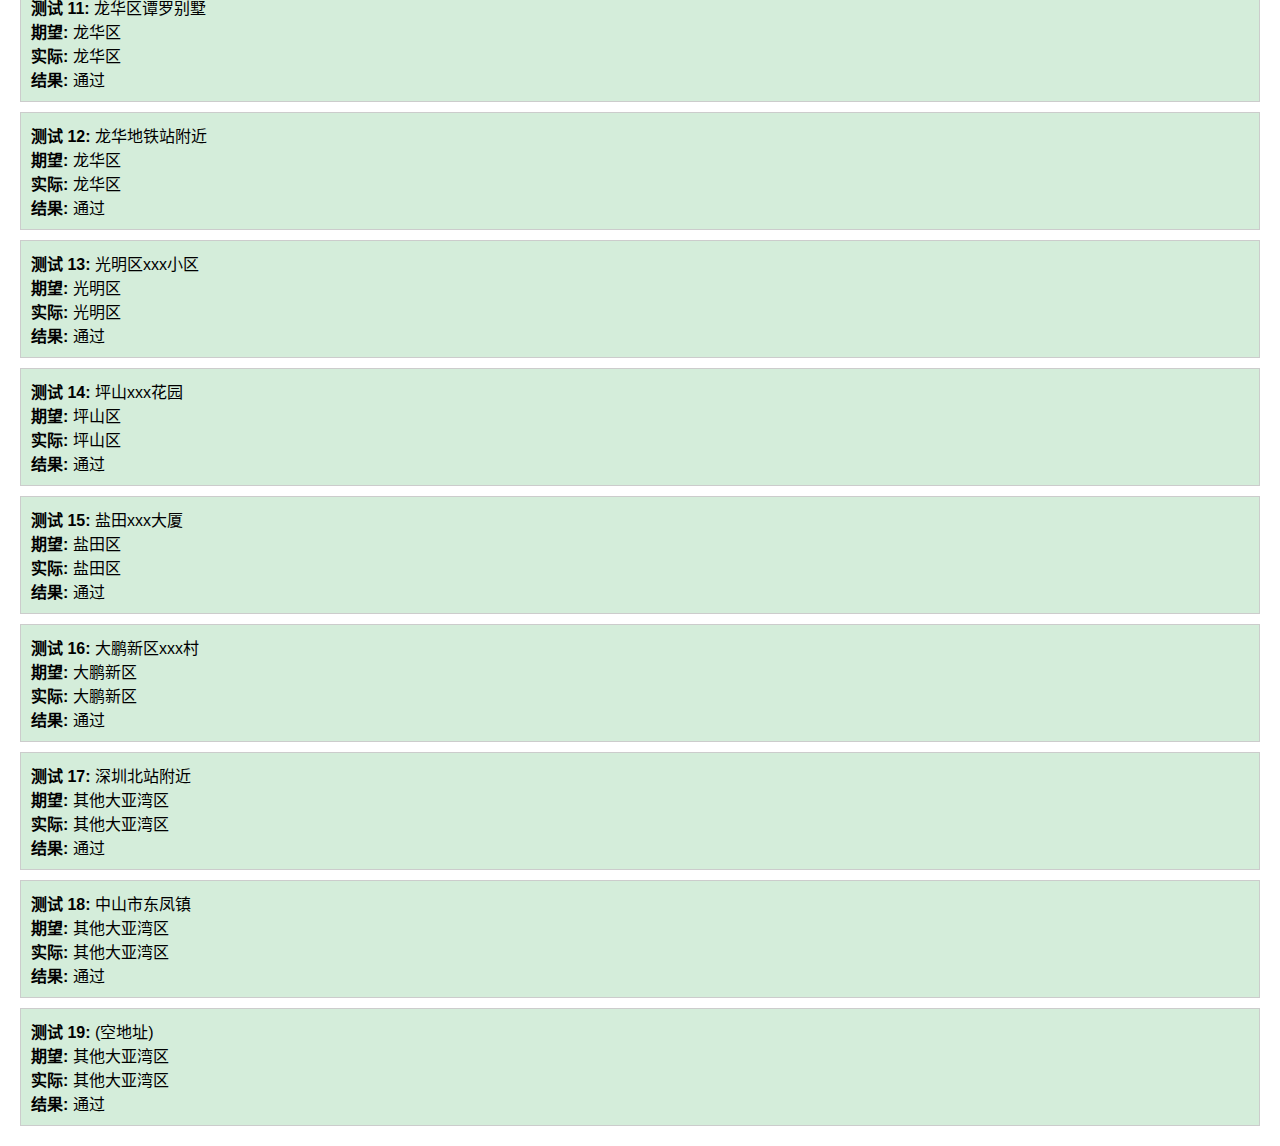
<file: test-region.html>
<!DOCTYPE html>
<html lang="zh-CN">
<head>
    <meta charset="utf-8">
    <title>区域解析测试</title>
    <style>
        body { font-family: Arial, sans-serif; margin: 20px; }
        .test-case { margin: 10px 0; padding: 10px; border: 1px solid #ccc; }
        .pass { background-color: #d4edda; }
        .fail { background-color: #f8d7da; }
    </style>
</head>
<body>
    <h1>区域解析测试</h1>
    <div id="test-results"></div>

    <script>
        // 复制区域标准化函数
        function normalizeRegion(address) {
            if (!address) return '其他大亚湾区';
            
            const addressStr = address.toLowerCase();
            
            // 定义区域映射
            const regionMappings = {
                '福田区': ['福田', '福田区'],
                '罗湖区': ['罗湖', '罗湖区'],
                '盐田区': ['盐田', '盐田区'],
                '南山区': ['南山', '南山区'],
                '宝安区': ['宝安', '宝安区'],
                '龙岗区': ['龙岗', '龙岗区'],
                '龙华区': ['龙华', '龙华区'],
                '坪山区': ['坪山', '坪山区'],
                '光明区': ['光明', '光明区'],
                '大鹏新区': ['大鹏', '大鹏新区', '大鹏新区']
            };
            
            // 检查是否包含任一区域关键词
            for (const [standardRegion, keywords] of Object.entries(regionMappings)) {
                for (const keyword of keywords) {
                    if (addressStr.includes(keyword.toLowerCase())) {
                        return standardRegion;
                    }
                }
            }
            
            // 如果没有匹配到任何区域，返回"其他大亚湾区"
            return '其他大亚湾区';
        }

        // 测试用例
        const testCases = [
            { address: "宝安区xxx宏发世纪城", expected: "宝安区" },
            { address: "宝安新安地铁1号线", expected: "宝安区" },
            { address: "福田区燕南路98号", expected: "福田区" },
            { address: "福田口岸附近", expected: "福田区" },
            { address: "南山区三湘海尚", expected: "南山区" },
            { address: "南山地铁站附近", expected: "南山区" },
            { address: "龙岗区宇宏公元盛世", expected: "龙岗区" },
            { address: "龙岗布吉大芬地铁站", expected: "龙岗区" },
            { address: "罗湖区宝安南路", expected: "罗湖区" },
            { address: "罗湖太白路金威新苑", expected: "罗湖区" },
            { address: "龙华区谭罗别墅", expected: "龙华区" },
            { address: "龙华地铁站附近", expected: "龙华区" },
            { address: "光明区xxx小区", expected: "光明区" },
            { address: "坪山xxx花园", expected: "坪山区" },
            { address: "盐田xxx大厦", expected: "盐田区" },
            { address: "大鹏新区xxx村", expected: "大鹏新区" },
            { address: "深圳北站附近", expected: "其他大亚湾区" },
            { address: "中山市东凤镇", expected: "其他大亚湾区" },
            { address: "", expected: "其他大亚湾区" }
        ];

        // 运行测试
        const resultsDiv = document.getElementById('test-results');
        let passed = 0;
        let total = testCases.length;

        testCases.forEach((testCase, index) => {
            const result = normalizeRegion(testCase.address);
            const isPass = result === testCase.expected;
            
            if (isPass) passed++;
            
            const testDiv = document.createElement('div');
            testDiv.className = `test-case ${isPass ? 'pass' : 'fail'}`;
            testDiv.innerHTML = `
                <strong>测试 ${index + 1}:</strong> ${testCase.address || '(空地址)'}<br>
                <strong>期望:</strong> ${testCase.expected}<br>
                <strong>实际:</strong> ${result}<br>
                <strong>结果:</strong> ${isPass ? '通过' : '失败'}
            `;
            resultsDiv.appendChild(testDiv);
        });

        // 显示总结
        const summaryDiv = document.createElement('div');
        summaryDiv.innerHTML = `
            <h2>测试结果</h2>
            <p>总共测试: ${total} 个用例</p>
            <p>通过: ${passed} 个</p>
            <p>失败: ${total - passed} 个</p>
            <p>通过率: ${Math.round(passed/total*100)}%</p>
        `;
        resultsDiv.insertBefore(summaryDiv, resultsDiv.firstChild);
    </script>
</body>
</html>
</file>
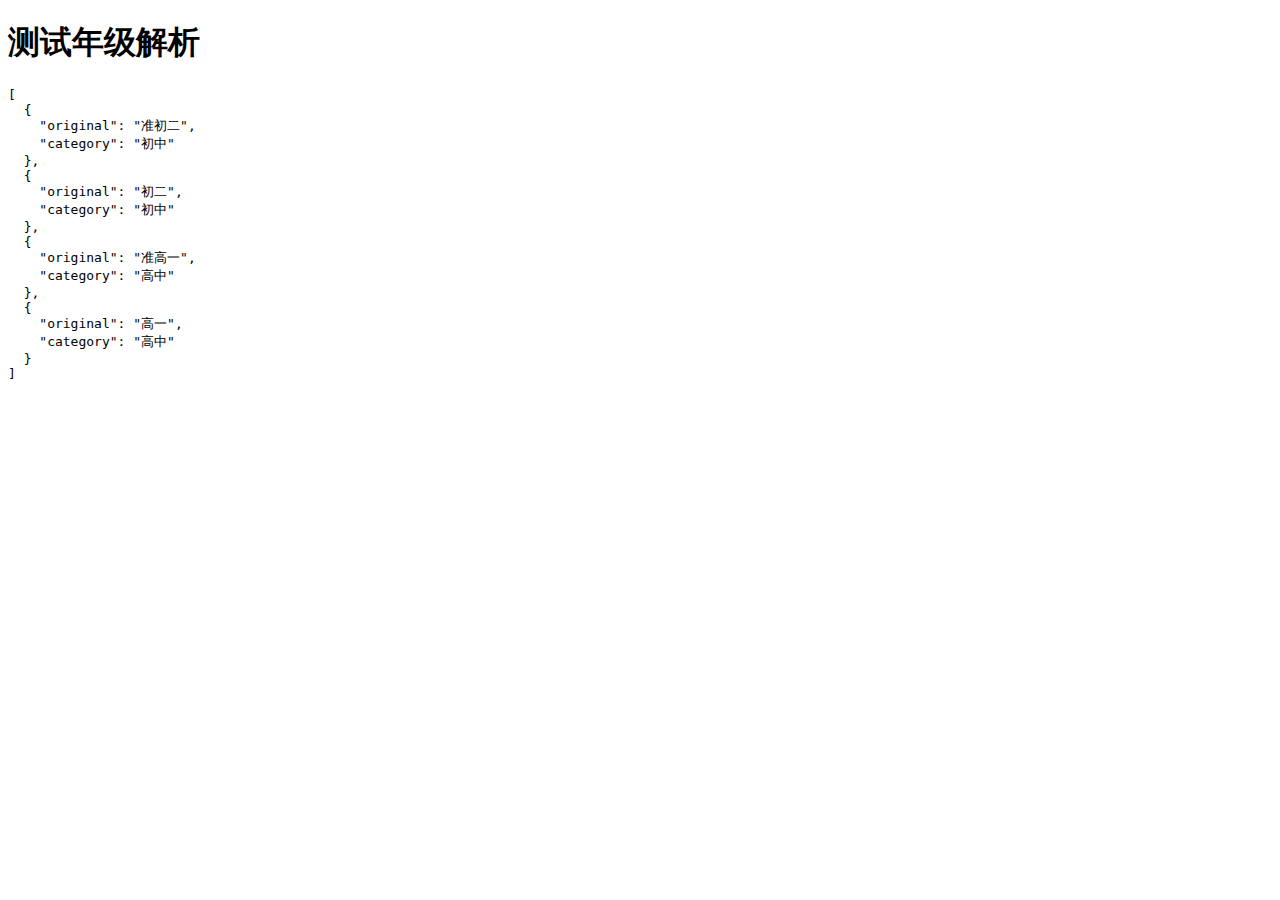
<file: test.html>
<!DOCTYPE html>
<html>
<head>
    <title>测试年级解析</title>
</head>
<body>
    <h1>测试年级解析</h1>
    <div id="result"></div>
    <script>
        function autoClassifyGrade(grade) {
            if (/幼儿园|幼儿|大班|中班|小班/.test(grade)) return '幼儿';
            if (/一年级|二年级|三年级|四年级|五年级|六年级|小学|1年级|2年级|3年级|4年级|5年级|6年级/.test(grade)) return '小学';
            if (/初中|初一|八年级|九年级|初二|初三|准初二|准初三|7年级|8年级|9年级/.test(grade)) return '初中';
            if (/高中|高一|高二|高三|十年级|准高一|准高二|准高三/.test(grade)) return '高中';
            if (/大学生|成人|成年人/.test(grade)) return '成人';
            return ''; // 默认无分类
        }

        function parseGrade(grade) {
            console.log('输入年级:', grade);
            console.log('分类结果:', autoClassifyGrade(grade));
            return {
                original: grade,
                category: autoClassifyGrade(grade)
            };
        }

        // 测试用例
        const testCases = ['准初二', '初二', '准高一', '高一'];
        const results = testCases.map(parseGrade);
        
        document.getElementById('result').innerHTML = 
            '<pre>' + JSON.stringify(results, null, 2) + '</pre>';
    </script>
</body>
</html>
</file>
